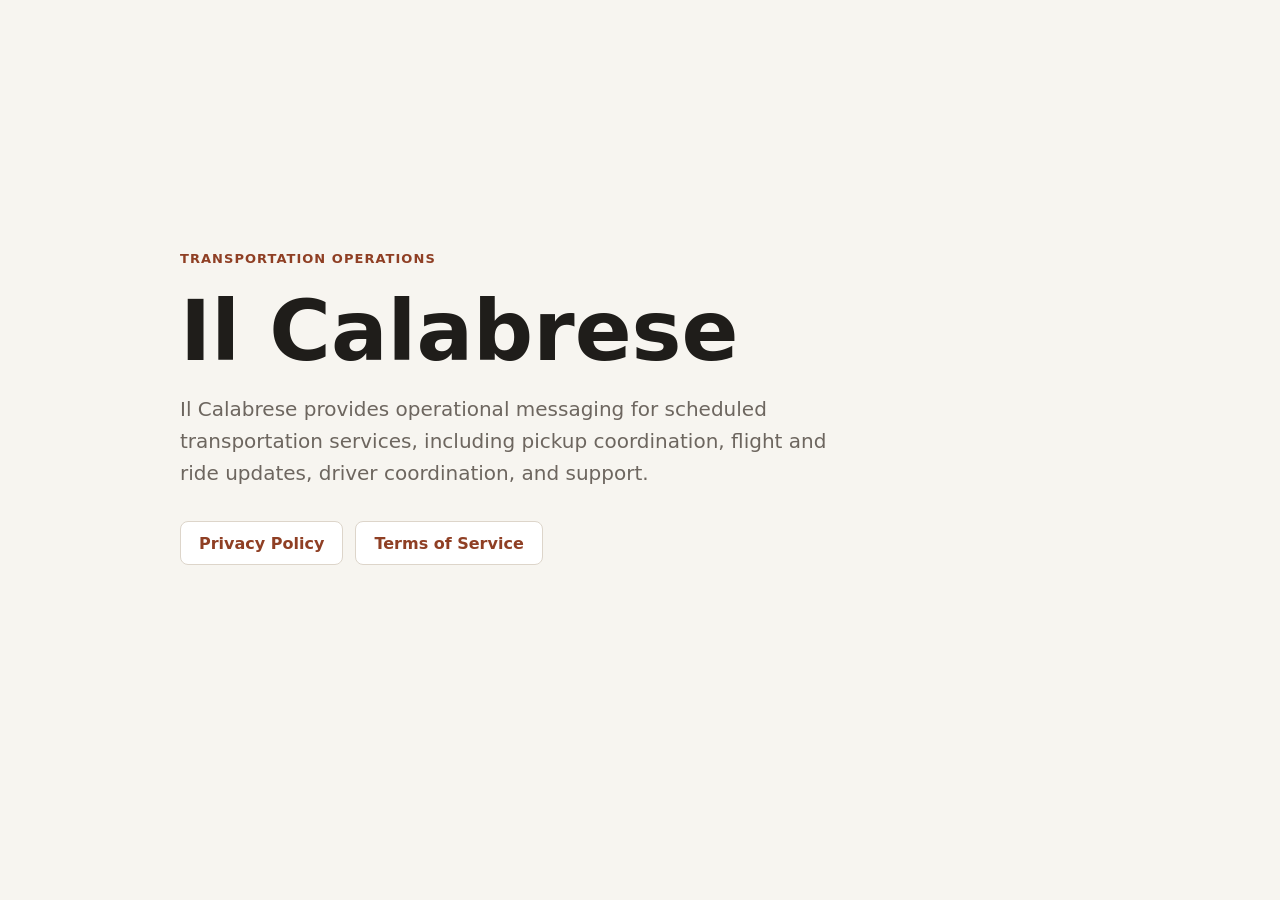
<file: index.html>
<!doctype html>
<html lang="en">
  <head>
    <meta charset="utf-8">
    <meta name="viewport" content="width=device-width, initial-scale=1">
    <title>Il Calabrese Transportation Operations</title>
    <link rel="stylesheet" href="/styles.css">
  </head>
  <body>
    <main class="page">
      <section class="hero">
        <p class="eyebrow">Transportation Operations</p>
        <h1>Il Calabrese</h1>
        <p>
          Il Calabrese provides operational messaging for scheduled transportation
          services, including pickup coordination, flight and ride updates, driver
          coordination, and support.
        </p>
        <div class="links">
          <a href="/privacy/">Privacy Policy</a>
          <a href="/terms/">Terms of Service</a>
        </div>
      </section>
    </main>
  </body>
</html>
</file>
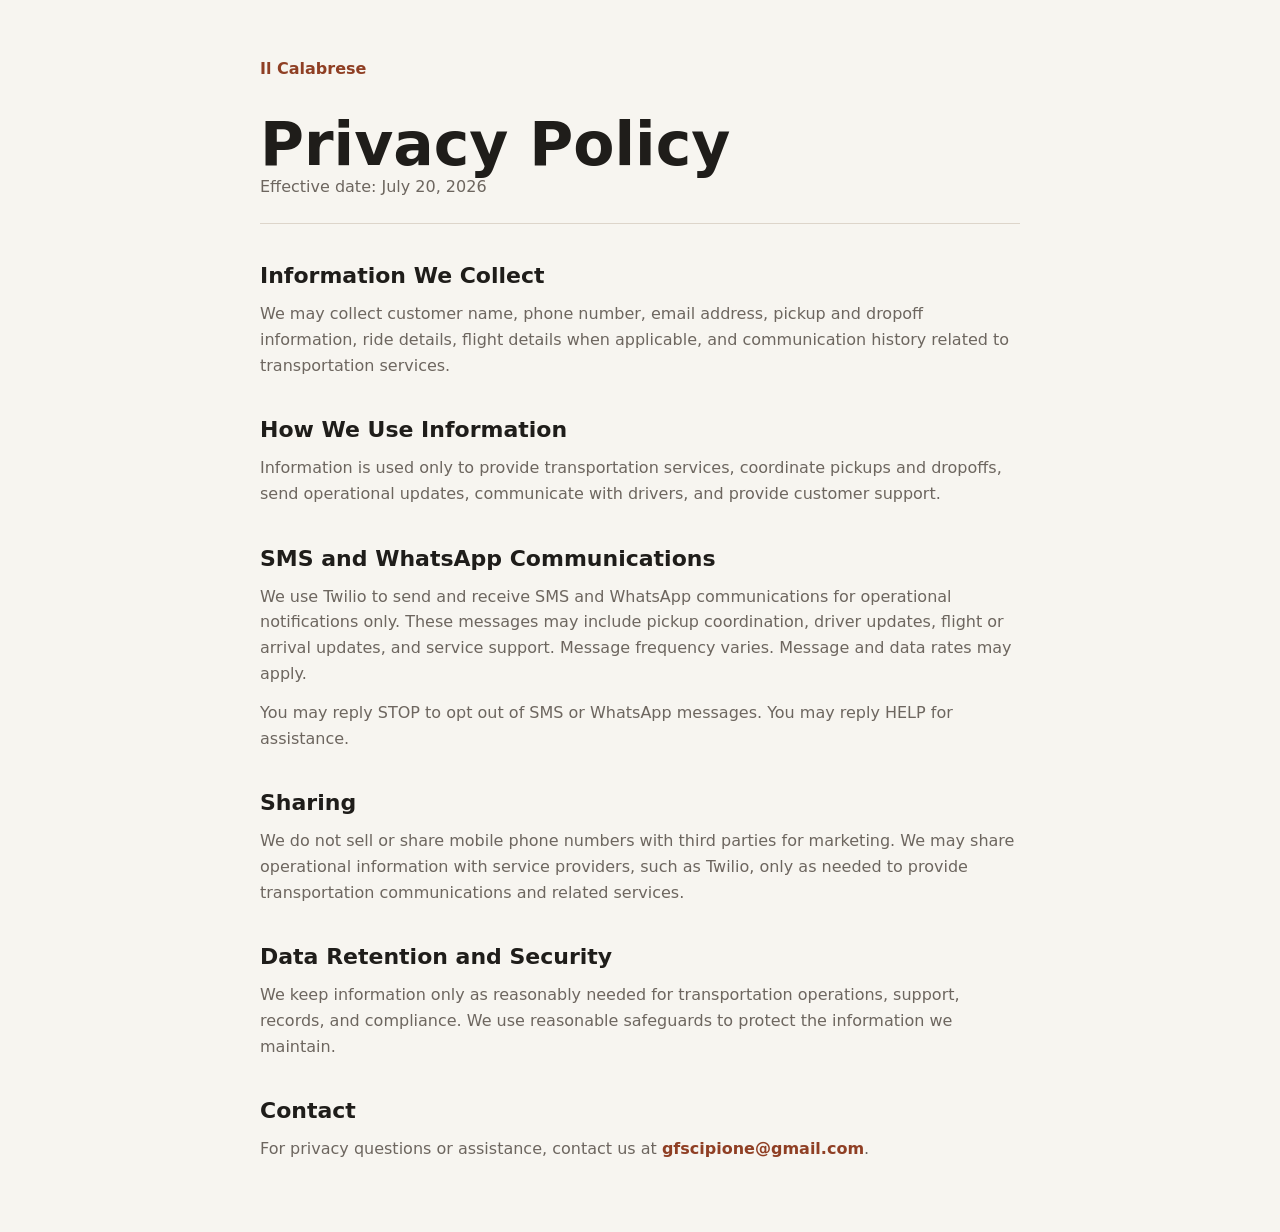
<file: privacy/index.html>
<!doctype html>
<html lang="en">
  <head>
    <meta charset="utf-8">
    <meta name="viewport" content="width=device-width, initial-scale=1">
    <title>Privacy Policy | Il Calabrese</title>
    <link rel="stylesheet" href="/styles.css">
  </head>
  <body>
    <main class="page legal">
      <a class="back" href="/">Il Calabrese</a>
      <h1>Privacy Policy</h1>
      <p class="updated">Effective date: July 20, 2026</p>

      <h2>Information We Collect</h2>
      <p>
        We may collect customer name, phone number, email address, pickup and
        dropoff information, ride details, flight details when applicable, and
        communication history related to transportation services.
      </p>

      <h2>How We Use Information</h2>
      <p>
        Information is used only to provide transportation services, coordinate
        pickups and dropoffs, send operational updates, communicate with drivers,
        and provide customer support.
      </p>

      <h2>SMS and WhatsApp Communications</h2>
      <p>
        We use Twilio to send and receive SMS and WhatsApp communications for
        operational notifications only. These messages may include pickup
        coordination, driver updates, flight or arrival updates, and service
        support. Message frequency varies. Message and data rates may apply.
      </p>
      <p>
        You may reply STOP to opt out of SMS or WhatsApp messages. You may reply
        HELP for assistance.
      </p>

      <h2>Sharing</h2>
      <p>
        We do not sell or share mobile phone numbers with third parties for
        marketing. We may share operational information with service providers,
        such as Twilio, only as needed to provide transportation communications
        and related services.
      </p>

      <h2>Data Retention and Security</h2>
      <p>
        We keep information only as reasonably needed for transportation
        operations, support, records, and compliance. We use reasonable safeguards
        to protect the information we maintain.
      </p>

      <h2>Contact</h2>
      <p>
        For privacy questions or assistance, contact us at
        <a href="mailto:gfscipione@gmail.com">gfscipione@gmail.com</a>.
      </p>
    </main>
  </body>
</html>
</file>
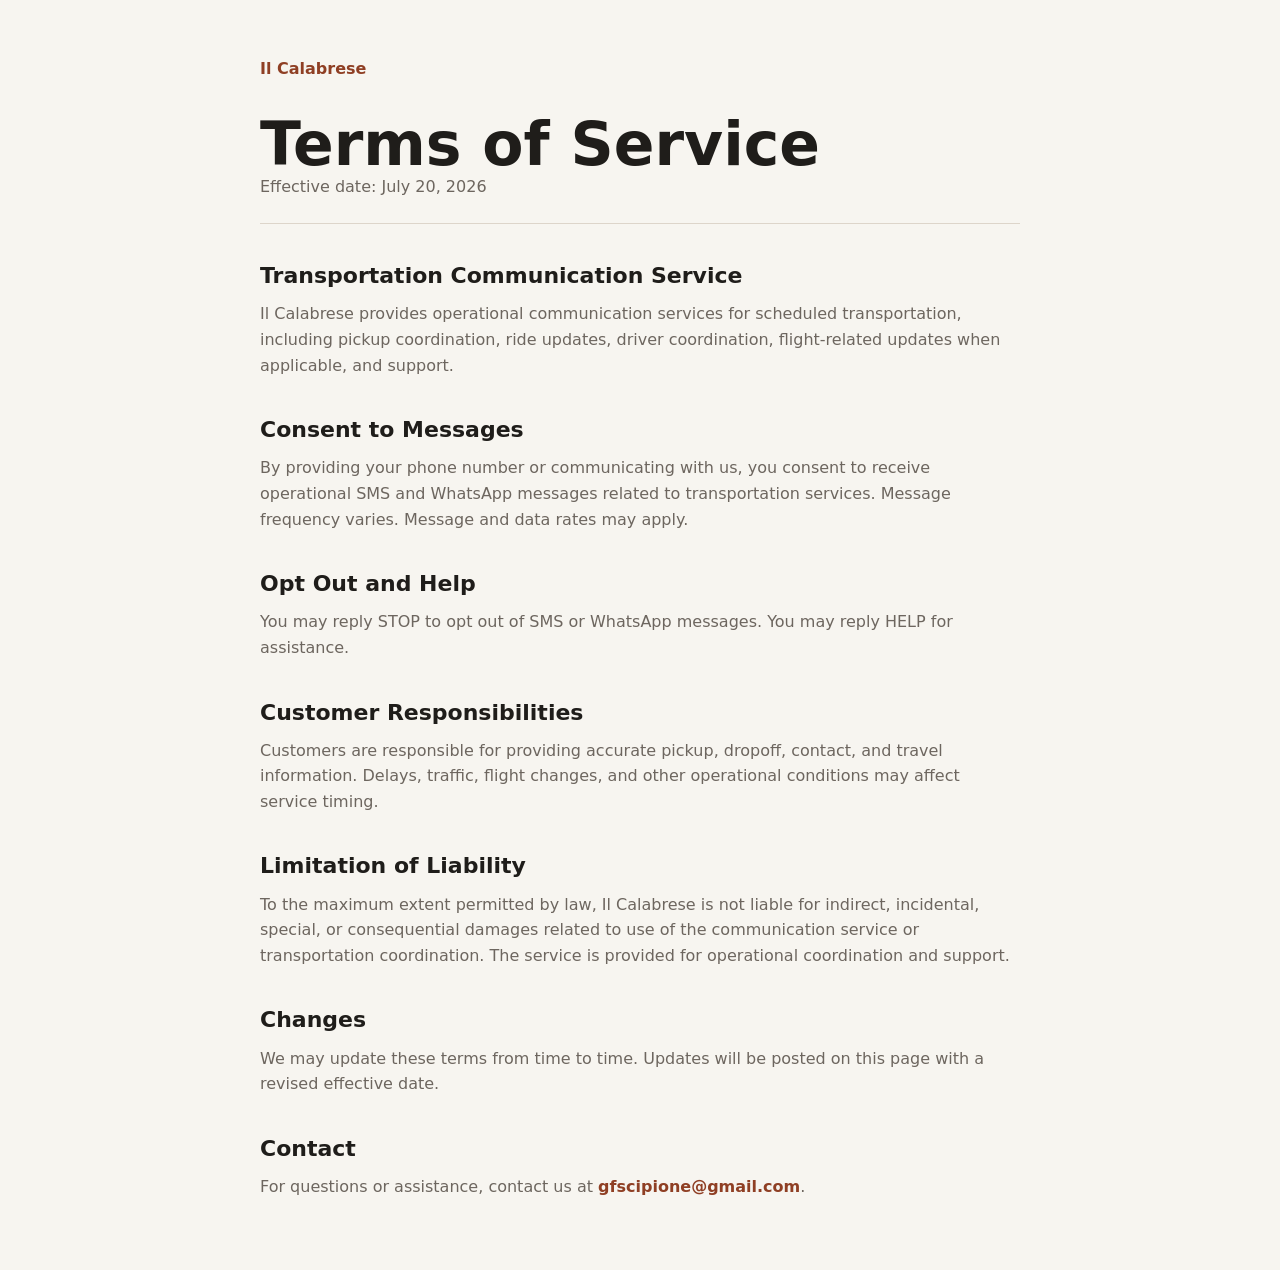
<file: terms/index.html>
<!doctype html>
<html lang="en">
  <head>
    <meta charset="utf-8">
    <meta name="viewport" content="width=device-width, initial-scale=1">
    <title>Terms of Service | Il Calabrese</title>
    <link rel="stylesheet" href="/styles.css">
  </head>
  <body>
    <main class="page legal">
      <a class="back" href="/">Il Calabrese</a>
      <h1>Terms of Service</h1>
      <p class="updated">Effective date: July 20, 2026</p>

      <h2>Transportation Communication Service</h2>
      <p>
        Il Calabrese provides operational communication services for scheduled
        transportation, including pickup coordination, ride updates, driver
        coordination, flight-related updates when applicable, and support.
      </p>

      <h2>Consent to Messages</h2>
      <p>
        By providing your phone number or communicating with us, you consent to
        receive operational SMS and WhatsApp messages related to transportation
        services. Message frequency varies. Message and data rates may apply.
      </p>

      <h2>Opt Out and Help</h2>
      <p>
        You may reply STOP to opt out of SMS or WhatsApp messages. You may reply
        HELP for assistance.
      </p>

      <h2>Customer Responsibilities</h2>
      <p>
        Customers are responsible for providing accurate pickup, dropoff,
        contact, and travel information. Delays, traffic, flight changes, and
        other operational conditions may affect service timing.
      </p>

      <h2>Limitation of Liability</h2>
      <p>
        To the maximum extent permitted by law, Il Calabrese is not liable for
        indirect, incidental, special, or consequential damages related to use of
        the communication service or transportation coordination. The service is
        provided for operational coordination and support.
      </p>

      <h2>Changes</h2>
      <p>
        We may update these terms from time to time. Updates will be posted on
        this page with a revised effective date.
      </p>

      <h2>Contact</h2>
      <p>
        For questions or assistance, contact us at
        <a href="mailto:gfscipione@gmail.com">gfscipione@gmail.com</a>.
      </p>
    </main>
  </body>
</html>
</file>
<file: styles.css>
:root {
  color-scheme: light;
  --bg: #f7f5f0;
  --ink: #1f1d1a;
  --muted: #6d665f;
  --line: #ddd5ca;
  --accent: #8f3f24;
  --paper: #ffffff;
}

* {
  box-sizing: border-box;
}

body {
  margin: 0;
  background: var(--bg);
  color: var(--ink);
  font-family: Inter, ui-sans-serif, system-ui, -apple-system, BlinkMacSystemFont, "Segoe UI", sans-serif;
  line-height: 1.6;
}

a {
  color: var(--accent);
  font-weight: 700;
  text-decoration: none;
}

a:hover {
  text-decoration: underline;
}

.page {
  width: min(920px, calc(100% - 32px));
  margin: 0 auto;
  padding: 56px 0;
}

.hero {
  min-height: 78vh;
  display: grid;
  align-content: center;
  gap: 20px;
}

.eyebrow {
  margin: 0;
  color: var(--accent);
  font-size: 13px;
  font-weight: 800;
  letter-spacing: 0.08em;
  text-transform: uppercase;
}

h1 {
  margin: 0;
  font-size: clamp(40px, 8vw, 84px);
  line-height: 1;
}

.hero p:not(.eyebrow) {
  max-width: 660px;
  margin: 0;
  color: var(--muted);
  font-size: 20px;
}

.links {
  display: flex;
  flex-wrap: wrap;
  gap: 12px;
  margin-top: 12px;
}

.links a {
  display: inline-flex;
  min-height: 44px;
  align-items: center;
  justify-content: center;
  border: 1px solid var(--line);
  border-radius: 8px;
  background: var(--paper);
  padding: 0 18px;
}

.legal {
  max-width: 760px;
}

.legal h1 {
  margin-top: 24px;
  font-size: clamp(36px, 6vw, 60px);
}

.legal h2 {
  margin: 34px 0 8px;
  font-size: 22px;
}

.legal p {
  margin: 0 0 14px;
  color: var(--muted);
}

.updated {
  padding-bottom: 24px;
  border-bottom: 1px solid var(--line);
}

.back {
  display: inline-flex;
  margin-bottom: 8px;
}
</file>
